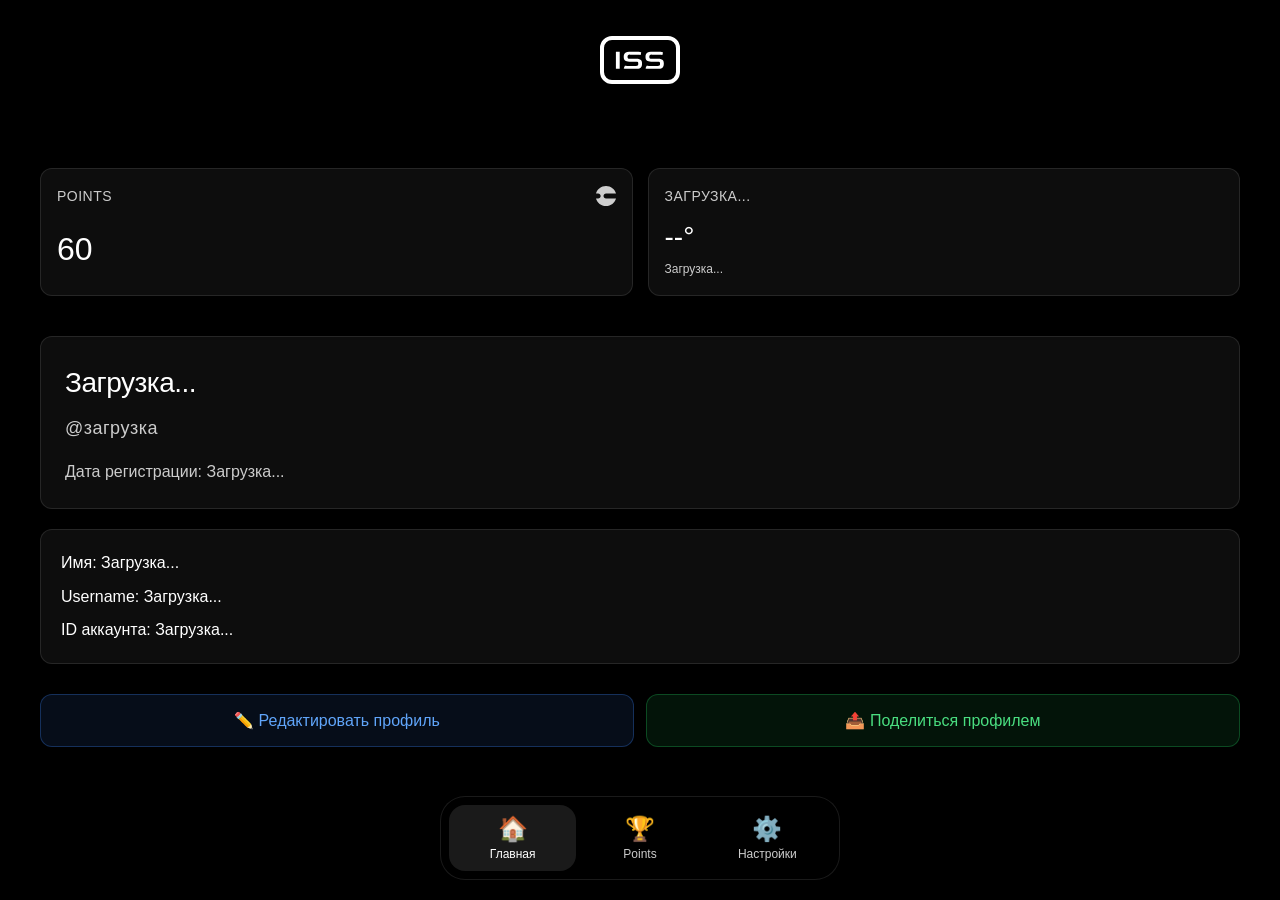
<file: Mini App/index.html>
<!DOCTYPE html>
<html lang="ru">
<head>
    <meta charset="UTF-8">
    <meta name="viewport" content="width=device-width, initial-scale=1.0">
    <title>ISS - Профиль пользователя</title>
    <link rel="stylesheet" href="styles.css">
    <script src="https://telegram.org/js/telegram-web-app.js"></script>
</head>
<body>
    <!-- Шапка -->
    <header class="header">
        <img src="src/iss.svg" alt="ISS Logo" class="logo">
    </header>

    <!-- Основной контент -->
    <main class="main-content">
        <div class="container">
            <!-- Блоки с информацией -->
            <div class="info-blocks">
                <!-- Блок с очками -->
                <div class="info-block">
                    <div class="block-header">
                        <span class="block-title">Points</span>
                        <img src="src/points.svg" alt="Points" class="block-icon">
                    </div>
                    <div class="block-value">60</div>
                </div>

                <!-- Блок с погодой -->
                <div class="info-block weather-block">
                    <div class="block-header">
                        <span class="block-title" id="weatherCity">Загрузка...</span>
                    </div>
                    <div class="block-value" id="weatherTemp">--°</div>
                    <div class="block-condition" id="weatherCondition">Загрузка...</div>
                </div>
            </div>

            <!-- Профиль ISS -->
            <div class="profile-block">
                <div class="profile-header">
                    <div class="profile-name" id="issName">Загрузка...</div>
                    <div class="profile-username" id="issUsername">@загрузка</div>
                </div>
                <div class="profile-details">
                    <span class="label">Дата регистрации:</span> <span id="issRegistrationDate">Загрузка...</span>
                </div>
            </div>

            <!-- Профиль Telegram -->
            <div class="telegram-block">
                <div class="telegram-info">
                    <p><span class="label">Имя:</span> <span id="telegramName">Загрузка...</span></p>
                    <p><span class="label">Username:</span> <span id="telegramUsername">Загрузка...</span></p>
                    <p><span class="label">ID аккаунта:</span> <span id="telegramId">Загрузка...</span></p>
                </div>
            </div>

            <!-- Кнопки действий -->
            <div class="action-buttons">
                <button class="action-btn edit-btn" onclick="editProfile()">
                    ✏️ Редактировать профиль
                </button>
                <button class="action-btn share-btn" onclick="shareProfile()">
                    📤 Поделиться профилем
                </button>
            </div>
        </div>
    </main>

    <!-- Нижний бар -->
    <nav class="bottom-nav">
        <button class="nav-btn active" onclick="navigateTo('home')">
            <span class="nav-icon">🏠</span>
            <span class="nav-text">Главная</span>
        </button>
        <button class="nav-btn" onclick="navigateTo('points')">
            <span class="nav-icon">🏆</span>
            <span class="nav-text">Points</span>
        </button>
        <button class="nav-btn" onclick="navigateTo('settings')">
            <span class="nav-icon">⚙️</span>
            <span class="nav-text">Настройки</span>
        </button>
    </nav>

    <script>
        // Инициализация Telegram Web App
        let tg = window.Telegram.WebApp;
        tg.ready();

        // Функции навигации
        function navigateTo(page) {
            if (page === 'home') {
                window.location.href = '/';
            } else if (page === 'points') {
                window.location.href = '/points';
            } else if (page === 'settings') {
                window.location.href = '/settings';
            }
        }

        // Получение данных пользователя через Telegram Web App API
        let user = tg.initDataUnsafe?.user;

        if (user) {
            // Данные из Telegram
            const telegramName = user.first_name + (user.last_name ? ' ' + user.last_name : '');
            const telegramUsername = '@' + (user.username || 'не указан');
            const telegramId = user.id;

            document.getElementById('telegramName').textContent = telegramName;
            document.getElementById('telegramUsername').textContent = telegramUsername;
            document.getElementById('telegramId').textContent = telegramId;

            // Получаем дополнительные данные через API
            fetch(`/api/user-profile?user_id=${user.id}`)
                .then(response => {
                    console.log('API Response status:', response.status);
                    return response.json();
                })
                .then(data => {
                    console.log('API Response data:', data);
                    if (!data.error) {
                        // Данные из профиля ISS
                        document.getElementById('issName').textContent = data.name;
                        document.getElementById('issUsername').textContent = '@' + (data.username || 'не указан');
                        document.getElementById('issCity').textContent = data.city;
                        document.getElementById('issRegistrationDate').textContent = new Date(data.registration_date).toLocaleDateString('ru-RU');
                    } else {
                        console.log('API Error:', data.error);
                        // Оставляем значения по умолчанию
                        document.getElementById('issName').textContent = 'Пользователь';
                        document.getElementById('issUsername').textContent = '@неизвестен';
                        document.getElementById('issRegistrationDate').textContent = 'Неизвестно';
                    }
                })
                .catch(error => {
                    console.log('API request failed:', error);
                    // Оставляем значения по умолчанию
                    document.getElementById('issName').textContent = 'Пользователь';
                    document.getElementById('issUsername').textContent = '@неизвестен';
                    document.getElementById('issRegistrationDate').textContent = 'Неизвестно';
                });

            // Получаем данные о погоде
            fetch('/api/weather')
                .then(response => {
                    console.log('Weather API Response status:', response.status);
                    return response.json();
                })
                .then(weatherData => {
                    console.log('Weather API Response data:', weatherData);
                    if (!weatherData.error) {
                        document.getElementById('weatherCity').textContent = weatherData.city;
                        document.getElementById('weatherTemp').textContent = weatherData.temperature + '°';
                        document.getElementById('weatherCondition').textContent = weatherData.condition;
                    } else {
                        console.log('Weather API Error:', weatherData.error);
                        // Значения по умолчанию
                        document.getElementById('weatherCity').textContent = 'Москва';
                        document.getElementById('weatherTemp').textContent = '12°';
                        document.getElementById('weatherCondition').textContent = 'Солнечно';
                    }
                })
                .catch(error => {
                    console.log('Weather API request failed:', error);
                    // Значения по умолчанию
                    document.getElementById('weatherCity').textContent = 'Москва';
                    document.getElementById('weatherTemp').textContent = '12°';
                    document.getElementById('weatherCondition').textContent = 'Солнечно';
                });
        } else {
            document.getElementById('telegramName').textContent = 'Пользователь не найден';
            document.getElementById('telegramUsername').textContent = '—';
            document.getElementById('issName').textContent = 'Пользователь';
            document.getElementById('issUsername').textContent = '@неизвестен';
        }

        // Функция поделиться профилем
        function shareProfile() {
            // Получаем username из профиля ISS
            const username = document.getElementById('issUsername').textContent.replace('@', '');
            if (username && username !== 'загрузка' && username !== 'неизвестен') {
                const botUsername = "Intelligence_playground_bot";
                const profileLink = `https://t.me/${botUsername}?start=profile_${username}`;

                if (tg.initDataUnsafe?.user) {
                    tg.showPopup({
                        title: 'Поделиться профилем',
                        message: 'Ссылка на ваш профиль в ISS:',
                        buttons: [
                            {id: 'share', type: 'default', text: 'Поделиться'},
                            {id: 'cancel', type: 'cancel'}
                        ]
                    }, function(buttonId) {
                        if (buttonId === 'share') {
                            tg.shareUrl(profileLink);
                        }
                    });
                } else {
                    tg.showAlert('Не удалось получить данные пользователя');
                }
            } else {
                tg.showAlert('Установите username в профиле, чтобы поделиться им');
            }
        }

        // Функция редактировать профиль
        function editProfile() {
            tg.showAlert('Функция редактирования профиля доступна в боте через команду /profile');
        }

        // Установка темы в зависимости от Telegram
        if (tg.colorScheme === 'dark') {
            document.body.classList.add('dark-theme');
        }
    </script>
</body>
</html>
</file>
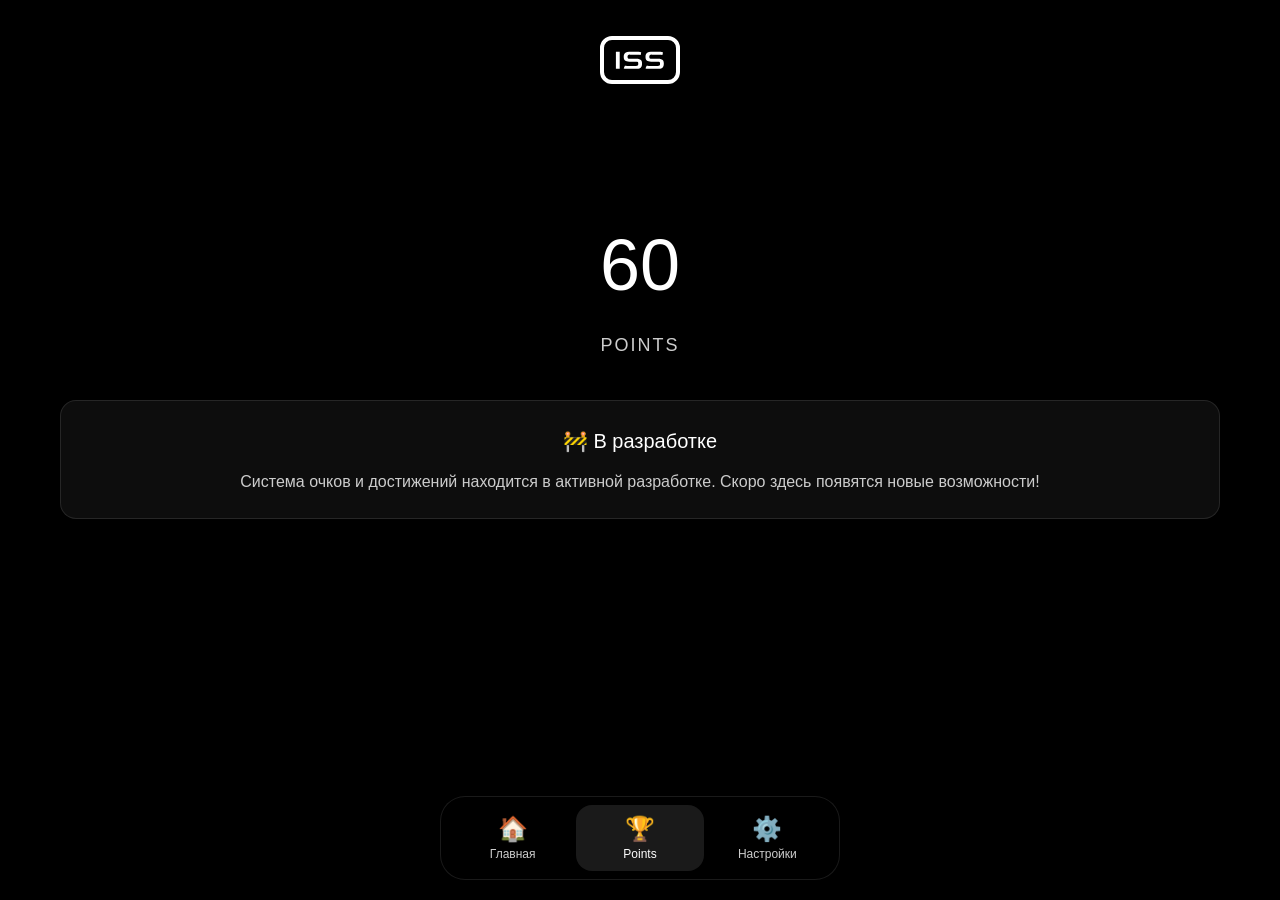
<file: Mini App/points.html>
<!DOCTYPE html>
<html lang="ru">
<head>
    <meta charset="UTF-8">
    <meta name="viewport" content="width=device-width, initial-scale=1.0">
    <title>ISS - Points</title>
    <link rel="stylesheet" href="styles.css">
    <script src="https://telegram.org/js/telegram-web-app.js"></script>
</head>
<body>
    <!-- Шапка -->
    <header class="header">
        <img src="src/iss.svg" alt="ISS Logo" class="logo">
    </header>

    <!-- Основной контент -->
    <main class="main-content">
        <div class="container">
            <div class="points-section">
                <div class="points-display">
                    <div class="points-number">60</div>
                    <div class="points-label">Points</div>
                </div>
                <div class="coming-soon">
                    <h2>🚧 В разработке</h2>
                    <p>Система очков и достижений находится в активной разработке. Скоро здесь появятся новые возможности!</p>
                </div>
            </div>
        </div>
    </main>

    <!-- Нижний бар -->
    <nav class="bottom-nav">
        <button class="nav-btn" onclick="navigateTo('home')">
            <span class="nav-icon">🏠</span>
            <span class="nav-text">Главная</span>
        </button>
        <button class="nav-btn active" onclick="navigateTo('points')">
            <span class="nav-icon">🏆</span>
            <span class="nav-text">Points</span>
        </button>
        <button class="nav-btn" onclick="navigateTo('settings')">
            <span class="nav-icon">⚙️</span>
            <span class="nav-text">Настройки</span>
        </button>
    </nav>

    <script>
        // Инициализация Telegram Web App
        let tg = window.Telegram.WebApp;
        tg.ready();

        // Функции навигации
        function navigateTo(page) {
            if (page === 'home') {
                window.location.href = '/';
            } else if (page === 'points') {
                window.location.href = '/points';
            } else if (page === 'settings') {
                window.location.href = '/settings';
            }
        }

        // Установка темы в зависимости от Telegram
        if (tg.colorScheme === 'dark') {
            document.body.classList.add('dark-theme');
        }
    </script>
</body>
</html>
</file>
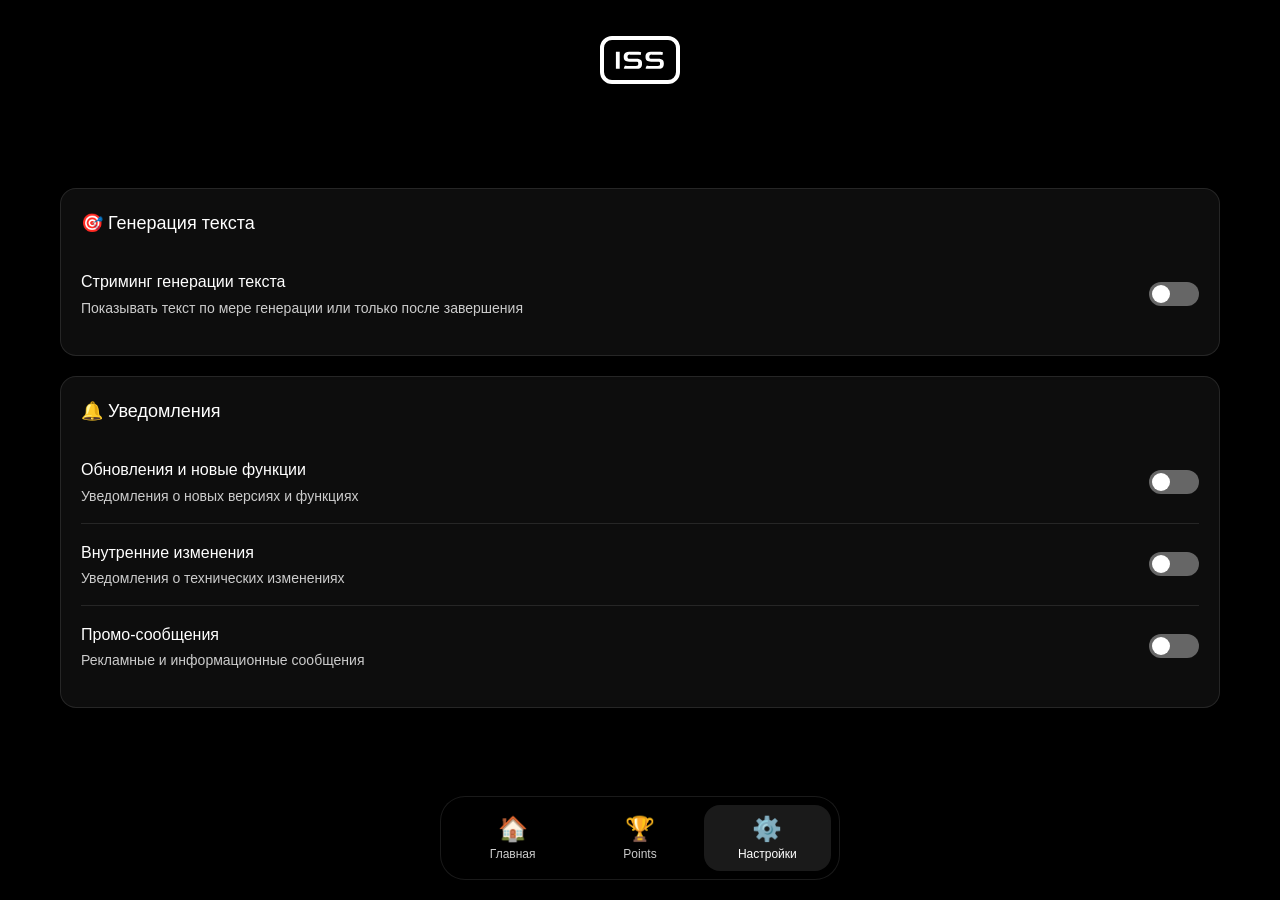
<file: Mini App/settings.html>
<!DOCTYPE html>
<html lang="ru">
<head>
    <meta charset="UTF-8">
    <meta name="viewport" content="width=device-width, initial-scale=1.0">
    <title>ISS - Настройки</title>
    <link rel="stylesheet" href="styles.css">
    <script src="https://telegram.org/js/telegram-web-app.js"></script>
</head>
<body>
    <!-- Шапка -->
    <header class="header">
        <img src="src/iss.svg" alt="ISS Logo" class="logo">
    </header>

    <!-- Основной контент -->
    <main class="main-content">
        <div class="container">
            <div class="settings-section">
                <!-- Настройки стриминга -->
                <div class="setting-group">
                    <h3>🎯 Генерация текста</h3>
                    <div class="setting-item">
                        <div class="setting-info">
                            <div class="setting-title">Стриминг генерации текста</div>
                            <div class="setting-description">Показывать текст по мере генерации или только после завершения</div>
                        </div>
                        <label class="toggle">
                            <input type="checkbox" id="streamingToggle" onchange="toggleStreaming()">
                            <span class="toggle-slider"></span>
                        </label>
                    </div>
                </div>

                <!-- Настройки уведомлений -->
                <div class="setting-group">
                    <h3>🔔 Уведомления</h3>
                    <div class="setting-item">
                        <div class="setting-info">
                            <div class="setting-title">Обновления и новые функции</div>
                            <div class="setting-description">Уведомления о новых версиях и функциях</div>
                        </div>
                        <label class="toggle">
                            <input type="checkbox" id="updatesToggle" onchange="toggleNotification('updates')">
                            <span class="toggle-slider"></span>
                        </label>
                    </div>

                    <div class="setting-item">
                        <div class="setting-info">
                            <div class="setting-title">Внутренние изменения</div>
                            <div class="setting-description">Уведомления о технических изменениях</div>
                        </div>
                        <label class="toggle">
                            <input type="checkbox" id="changesToggle" onchange="toggleNotification('changes')">
                            <span class="toggle-slider"></span>
                        </label>
                    </div>

                    <div class="setting-item">
                        <div class="setting-info">
                            <div class="setting-title">Промо-сообщения</div>
                            <div class="setting-description">Рекламные и информационные сообщения</div>
                        </div>
                        <label class="toggle">
                            <input type="checkbox" id="promoToggle" onchange="toggleNotification('promo')">
                            <span class="toggle-slider"></span>
                        </label>
                    </div>
                </div>
            </div>
        </div>
    </main>

    <!-- Нижний бар -->
    <nav class="bottom-nav">
        <button class="nav-btn" onclick="navigateTo('home')">
            <span class="nav-icon">🏠</span>
            <span class="nav-text">Главная</span>
        </button>
        <button class="nav-btn" onclick="navigateTo('points')">
            <span class="nav-icon">🏆</span>
            <span class="nav-text">Points</span>
        </button>
        <button class="nav-btn active" onclick="navigateTo('settings')">
            <span class="nav-icon">⚙️</span>
            <span class="nav-text">Настройки</span>
        </button>
    </nav>

    <script>
        // Инициализация Telegram Web App
        let tg = window.Telegram.WebApp;
        tg.ready();

        // Получение данных пользователя через Telegram Web App API
        let user = tg.initDataUnsafe?.user;

        // Функции навигации
        function navigateTo(page) {
            if (page === 'home') {
                window.location.href = '/';
            } else if (page === 'points') {
                window.location.href = '/points';
            } else if (page === 'settings') {
                window.location.href = '/settings';
            }
        }

        // Загрузка настроек пользователя
        function loadSettings() {
            if (user) {
                fetch(`/api/user-settings?user_id=${user.id}`)
                    .then(response => response.json())
                    .then(settings => {
                        if (!settings.error) {
                            document.getElementById('streamingToggle').checked = settings.streaming_enabled !== false;
                            document.getElementById('updatesToggle').checked = settings.updates_enabled !== false;
                            document.getElementById('changesToggle').checked = settings.changes_enabled !== false;
                            document.getElementById('promoToggle').checked = settings.promo_enabled !== false;
                        }
                    })
                    .catch(error => {
                        console.log('Settings load failed:', error);
                    });
            }
        }

        // Переключение стриминга
        function toggleStreaming() {
            const enabled = document.getElementById('streamingToggle').checked;
            updateSetting('streaming_enabled', enabled);
        }

        // Переключение уведомлений
        function toggleNotification(type) {
            const enabled = document.getElementById(type + 'Toggle').checked;
            updateSetting(type + '_enabled', enabled);
        }

        // Обновление настройки
        function updateSetting(settingKey, value) {
            if (user) {
                fetch('/api/user-settings', {
                    method: 'POST',
                    headers: {
                        'Content-Type': 'application/json',
                    },
                    body: JSON.stringify({
                        user_id: user.id,
                        setting: settingKey,
                        value: value
                    })
                })
                .then(response => response.json())
                .then(result => {
                    if (result.error) {
                        console.log('Setting update failed:', result.error);
                        // Возвращаем чекбокс в предыдущее состояние
                        if (settingKey === 'streaming_enabled') {
                            document.getElementById('streamingToggle').checked = !value;
                        } else {
                            const type = settingKey.replace('_enabled', '');
                            document.getElementById(type + 'Toggle').checked = !value;
                        }
                    }
                })
                .catch(error => {
                    console.log('Setting update error:', error);
                    // Возвращаем чекбокс в предыдущее состояние
                    if (settingKey === 'streaming_enabled') {
                        document.getElementById('streamingToggle').checked = !value;
                    } else {
                        const type = settingKey.replace('_enabled', '');
                        document.getElementById(type + 'Toggle').checked = !value;
                    }
                });
            }
        }

        // Загружаем настройки при загрузке страницы
        loadSettings();

        // Установка темы в зависимости от Telegram
        if (tg.colorScheme === 'dark') {
            document.body.classList.add('dark-theme');
        }
    </script>
</body>
</html>
</file>
<file: Mini App/styles.css>
/* Общие стили */
* {
    margin: 0;
    padding: 0;
    box-sizing: border-box;
}

body {
    font-family: -apple-system, BlinkMacSystemFont, 'Segoe UI', Roboto, sans-serif;
    background-color: #000000;
    color: #ffffff;
    min-height: 100vh;
    line-height: 1.6;
}

/* Основной контент */
.main-content {
    padding: 20px;
    padding-bottom: 120px; /* Увеличенный отступ для плавающего меню */
}

.container {
    max-width: 100%; /* Полная ширина */
    margin: 0 auto;
    padding: 0 20px;
}

/* Шапка с логотипом */
.header {
    text-align: center;
    margin-bottom: 40px;
    padding-top: 20px;
}

.logo {
    width: 80px;
    height: 80px;
    object-fit: contain;
}

/* Блоки с информацией */
.info-blocks {
    display: grid;
    grid-template-columns: 1fr 1fr;
    gap: 15px;
    margin-bottom: 40px;
}

.info-block {
    background-color: rgba(255, 255, 255, 0.05);
    border: 1px solid rgba(255, 255, 255, 0.1);
    border-radius: 12px;
    padding: 16px;
    display: flex;
    flex-direction: column;
    justify-content: space-between;
    min-height: 100px;
}

.block-header {
    display: flex;
    align-items: center;
    justify-content: space-between;
    margin-bottom: 8px;
}

.block-title {
    font-size: 14px;
    color: #cccccc;
    font-weight: 400;
    text-transform: uppercase;
    letter-spacing: 0.5px;
}

.block-icon {
    width: 20px;
    height: 20px;
    opacity: 0.8;
}

.block-value {
    font-size: 32px;
    font-weight: 300;
    color: #ffffff;
    margin-bottom: 4px;
}

.weather-block .block-value {
    font-size: 28px;
    margin-bottom: 0;
}

.block-condition {
    font-size: 12px;
    color: #cccccc;
    text-transform: capitalize;
}

/* Блок профиля ISS (на всю ширину) */
.profile-block {
    background-color: rgba(255, 255, 255, 0.05);
    border: 1px solid rgba(255, 255, 255, 0.1);
    border-radius: 12px;
    padding: 24px;
    margin-bottom: 20px;
    display: flex;
    flex-direction: column;
    align-items: flex-start;
}

.profile-header {
    margin-bottom: 16px;
}

.profile-name {
    font-size: 28px;
    font-weight: 300;
    color: #ffffff;
    margin-bottom: 8px;
    letter-spacing: -0.5px;
}

.profile-username {
    font-size: 18px;
    color: #cccccc;
    letter-spacing: 0.5px;
}

.profile-details {
    font-size: 16px;
    color: #cccccc;
}

/* Блок профиля Telegram */
.telegram-block {
    background-color: rgba(255, 255, 255, 0.05);
    border: 1px solid rgba(255, 255, 255, 0.1);
    border-radius: 12px;
    padding: 20px;
    margin-bottom: 30px;
}

.telegram-info p {
    margin-bottom: 8px;
    font-size: 16px;
}

.telegram-info p:last-child {
    margin-bottom: 0;
}

/* Кнопки действий */
.action-buttons {
    display: flex;
    gap: 12px;
    margin-top: 30px;
}

.action-btn {
    flex: 1;
    background-color: rgba(255, 255, 255, 0.05);
    color: #ffffff;
    border: 1px solid rgba(255, 255, 255, 0.1);
    padding: 16px 20px;
    font-size: 16px;
    font-weight: 500;
    border-radius: 12px;
    cursor: pointer;
    transition: all 0.2s ease;
    display: flex;
    align-items: center;
    justify-content: center;
    gap: 8px;
}

.action-btn:hover {
    background-color: rgba(255, 255, 255, 0.1);
    border-color: rgba(255, 255, 255, 0.2);
}

.action-btn:active {
    background-color: rgba(255, 255, 255, 0.15);
}

.edit-btn {
    background-color: rgba(59, 130, 246, 0.1);
    border-color: rgba(59, 130, 246, 0.3);
    color: #60a5fa;
}

.edit-btn:hover {
    background-color: rgba(59, 130, 246, 0.2);
    border-color: rgba(59, 130, 246, 0.4);
}

.share-btn {
    background-color: rgba(34, 197, 94, 0.1);
    border-color: rgba(34, 197, 94, 0.3);
    color: #4ade80;
}

.share-btn:hover {
    background-color: rgba(34, 197, 94, 0.2);
    border-color: rgba(34, 197, 94, 0.4);
}

/* Темная тема (если Telegram использует темную тему) */
.dark-theme {
    background-color: #000000;
    color: #ffffff;
}

/* Нижнее меню */
.bottom-nav {
    position: fixed;
    bottom: 20px; /* Отступ от нижнего края для плавающего эффекта */
    left: 50%;
    transform: translateX(-50%); /* Центрирование по горизонтали */
    background-color: rgba(0, 0, 0, 0.9);
    backdrop-filter: blur(20px); /* Увеличенный blur для лучшего эффекта */
    border: 1px solid rgba(255, 255, 255, 0.1);
    border-radius: 25px; /* Закругленные углы для плавающего вида */
    display: flex;
    justify-content: space-around;
    padding: 8px; /* Уменьшенный padding */
    z-index: 1000;
    width: calc(100% - 40px); /* Ширина с учетом отступов */
    max-width: 400px; /* Максимальная ширина для больших экранов */
    box-shadow: 0 4px 20px rgba(0, 0, 0, 0.3); /* Тень для плавающего эффекта */
}

.nav-btn {
    background: none;
    border: none;
    display: flex;
    flex-direction: column;
    align-items: center;
    padding: 10px 12px; /* Оптимизированный padding для плавающего меню */
    border-radius: 16px; /* Закругленные углы для кнопок */
    transition: all 0.2s ease;
    color: #cccccc;
    font-size: 12px;
    min-width: 70px; /* Минимальная ширина */
    min-height: 50px; /* Минимальная высота */
    flex: 1; /* Равномерное распределение */
    justify-content: center;
}

.nav-btn.active {
    background-color: rgba(255, 255, 255, 0.1);
    color: #ffffff;
}

.nav-btn:hover {
    background-color: rgba(255, 255, 255, 0.05);
}

.nav-icon {
    font-size: 24px; /* Увеличенный размер иконки */
    margin-bottom: 4px; /* Увеличенный отступ */
}

.nav-text {
    font-size: 12px; /* Увеличенный размер текста */
    font-weight: 500;
}

/* Вкладка Points */
.points-section {
    text-align: center;
    padding: 40px 20px;
}

.points-display {
    margin-bottom: 40px;
}

.points-number {
    font-size: 72px;
    font-weight: 300;
    color: #ffffff;
    margin-bottom: 8px;
}

.points-label {
    font-size: 18px;
    color: #cccccc;
    text-transform: uppercase;
    letter-spacing: 2px;
}

.coming-soon {
    background-color: rgba(255, 255, 255, 0.05);
    border-radius: 16px;
    padding: 24px;
    border: 1px solid rgba(255, 255, 255, 0.1);
}

.coming-soon h2 {
    color: #ffffff;
    margin-bottom: 12px;
    font-size: 20px;
    font-weight: 400;
}

.coming-soon p {
    color: #cccccc;
    line-height: 1.6;
}

/* Вкладка Настройки */
.settings-section {
    padding: 20px;
}

.settings-section h2 {
    color: #ffffff;
    font-size: 24px;
    font-weight: 300;
    margin-bottom: 24px;
    text-align: center;
}

.setting-group {
    background-color: rgba(255, 255, 255, 0.05);
    border-radius: 16px;
    padding: 20px;
    margin-bottom: 20px;
    border: 1px solid rgba(255, 255, 255, 0.1);
}

.setting-group h3 {
    color: #ffffff;
    font-size: 18px;
    font-weight: 400;
    margin-bottom: 16px;
}

.setting-item {
    display: flex;
    justify-content: space-between;
    align-items: center;
    padding: 16px 0;
    border-bottom: 1px solid rgba(255, 255, 255, 0.1);
}

.setting-item:last-child {
    border-bottom: none;
}

.setting-info {
    flex: 1;
    margin-right: 16px;
}

.setting-title {
    color: #ffffff;
    font-size: 16px;
    font-weight: 500;
    margin-bottom: 4px;
}

.setting-description {
    color: #cccccc;
    font-size: 14px;
    line-height: 1.4;
}

/* Toggle switch */
.toggle {
    position: relative;
    display: inline-block;
    width: 50px;
    height: 24px;
}

.toggle input {
    opacity: 0;
    width: 0;
    height: 0;
}

.toggle-slider {
    position: absolute;
    cursor: pointer;
    top: 0;
    left: 0;
    right: 0;
    bottom: 0;
    background-color: #666666;
    transition: 0.3s;
    border-radius: 24px;
}

.toggle-slider:before {
    position: absolute;
    content: "";
    height: 18px;
    width: 18px;
    left: 3px;
    bottom: 3px;
    background-color: white;
    transition: 0.3s;
    border-radius: 50%;
}

.toggle input:checked + .toggle-slider {
    background-color: #ffffff;
}

.toggle input:checked + .toggle-slider:before {
    transform: translateX(26px);
    background-color: #000000;
}

/* Адаптивность для меню и вкладок */
@media (max-width: 480px) {
    .main-content {
        padding: 20px 10px; /* Уменьшенные отступы для мобильных */
        padding-bottom: 120px; /* Отступ для плавающего меню */
    }

    .container {
        padding: 0 10px; /* Уменьшенные внутренние отступы */
    }

    .bottom-nav {
        bottom: 15px; /* Меньший отступ для мобильных */
        width: calc(100% - 30px); /* Уменьшенная ширина для мобильных */
        padding: 6px; /* Меньший padding для мобильных */
        border-radius: 20px; /* Меньший радиус для мобильных */
    }

    .nav-btn {
        padding: 8px 10px;
        min-width: 60px;
        min-height: 45px;
        font-size: 11px;
    }

    .nav-icon {
        font-size: 20px;
    }

    .nav-text {
        font-size: 11px;
    }

    .profile-name {
        font-size: 24px;
    }

    .profile-username {
        font-size: 16px;
    }

    .profile-block {
        padding: 20px;
        align-items: flex-start;
    }

    .telegram-block {
        padding: 16px;
    }

    .points-number {
        font-size: 60px;
    }

    .coming-soon {
        padding: 20px;
    }

    .setting-group {
        padding: 16px;
    }

    .setting-item {
        padding: 12px 0;
    }
}
</file>
